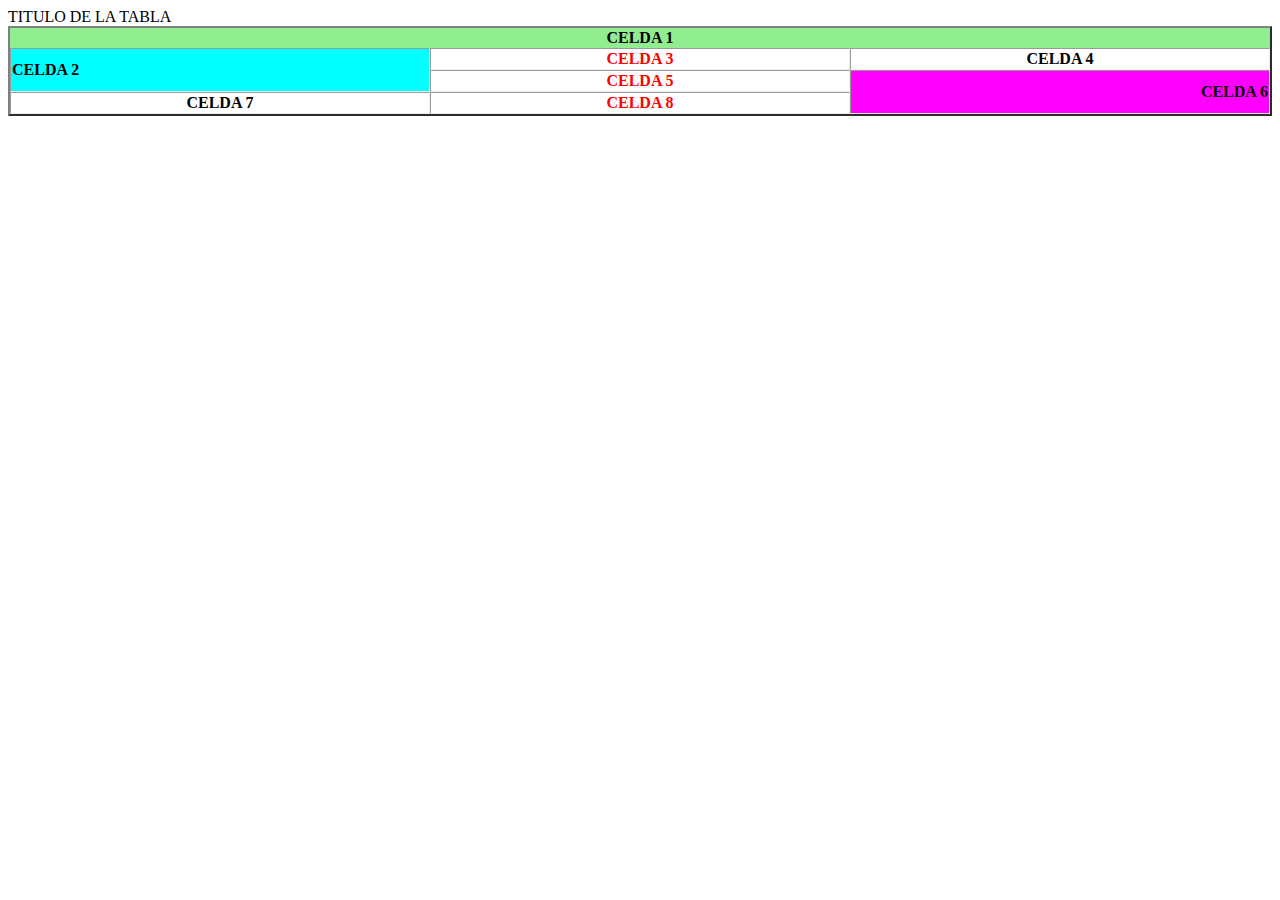
<file: E13/index.html>
<!DOCTYPE html>
<html>

<head>
    <title>Ejercicio 13</title>
    <link rel="stylesheet" href="index.css">
</head>

<body>
    <caption style="text-align: center;">TITULO DE LA TABLA</caption>
    <table>
        <thead>
            <tr>
                <th class="green" colspan="3">CELDA 1</th>
            </tr>
        </thead>
        <tbody>
            <tr>
                <td class="blue" rowspan="2">CELDA 2</td>
                <td class="red">CELDA 3</td>
                <td>CELDA 4</td>
            </tr>
            <tr>
                <td class="red">CELDA 5</td>
                <td class="pink" rowspan="2">CELDA 6</td>
            </tr>
            <tr>
                <td>CELDA 7</td>
                <td class="red">CELDA 8</td>
            </tr>
        </tbody>
    </table>
</body>

</html>
</file>
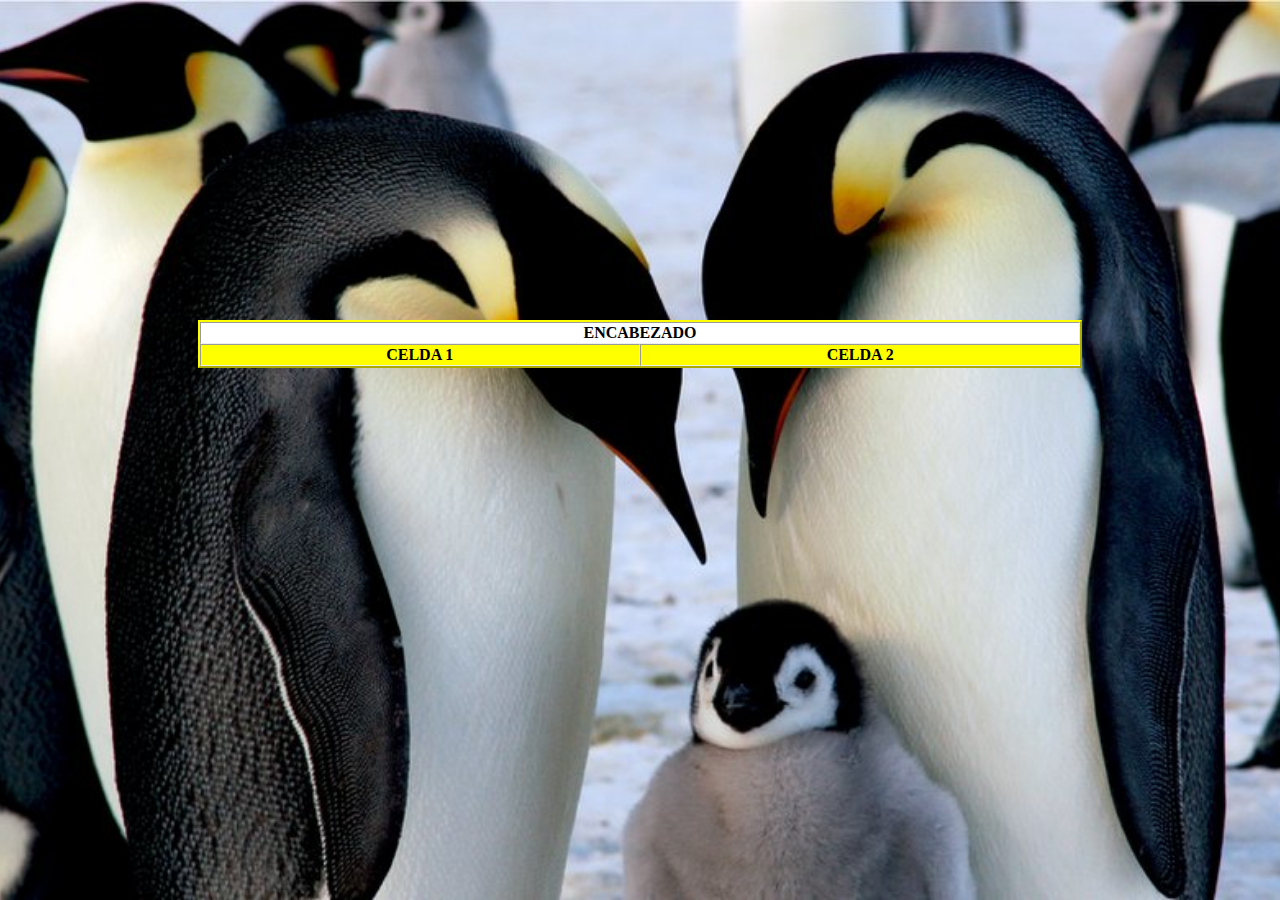
<file: E14/index.html>
<!DOCTYPE html>
<html>

<head>
    <title>Ejercicio 14</title>
    <link rel="stylesheet" href="index.css">
</head>

<body>
    <table>
        <tr>
            <td colspan="2">ENCABEZADO</td>
        </tr>
        <tr>
            <td class="yellow">CELDA 1</td>
            <td class="yellow">CELDA 2</td>
        </tr>
    </table>
</body>

</html>
</file>
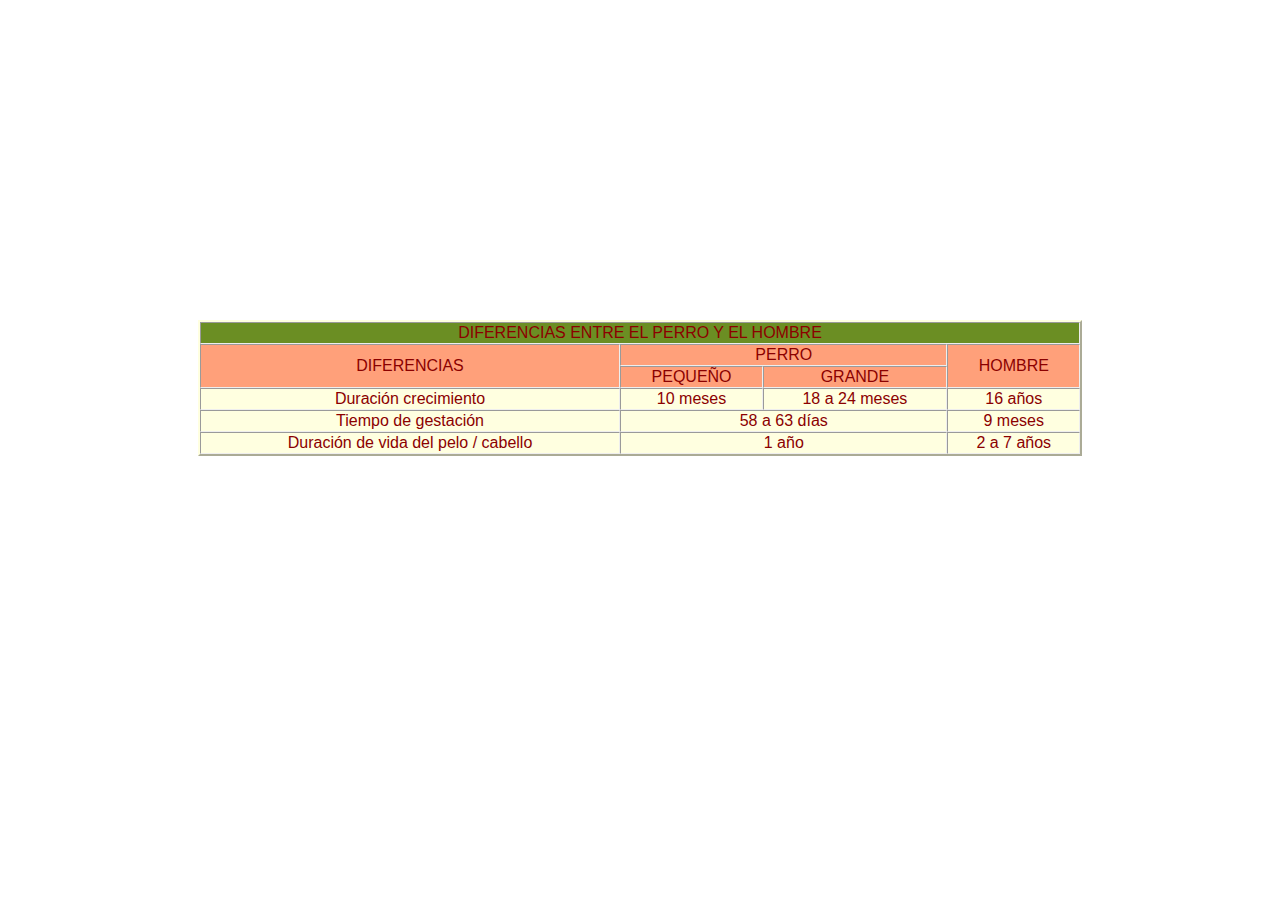
<file: E16/index.html>
<!DOCTYPE html>
<html>

<head>
    <title>Ejercicio 14</title>
    <link rel="stylesheet" href="index.css">
</head>

<body>
    <table>
        <tr>
            <td class="green" colspan="6">DIFERENCIAS ENTRE EL PERRO Y EL HOMBRE</td>
        </tr>
        <tr>
            <td class="orange" colspan="3" rowspan="2">DIFERENCIAS</td>
            <td class="orange" colspan="2">PERRO</td><td class="orange"rowspan="2">HOMBRE</td>
        </tr>
        <tr>
            <td class="orange">PEQUEÑO</td>
            <td class="orange">GRANDE</td>
        </tr>
        <tr>
            <td colspan="3">Duración crecimiento</td>
            <td>10 meses</td>
            <td>18 a 24 meses</td>
            <td>16 años</td>
        </tr>
        <tr>
            <td colspan="3">Tiempo de gestación</td>
            <td colspan="2">58 a 63 días</td>
            <td>9 meses</td>
        </tr>
        <tr>
            <td colspan="3">Duración de vida del pelo / cabello</td>
            <td colspan="2">1 año</td>
            <td>2 a 7 años</td>
        </tr>
    </table>
</body>

</html>
</file>
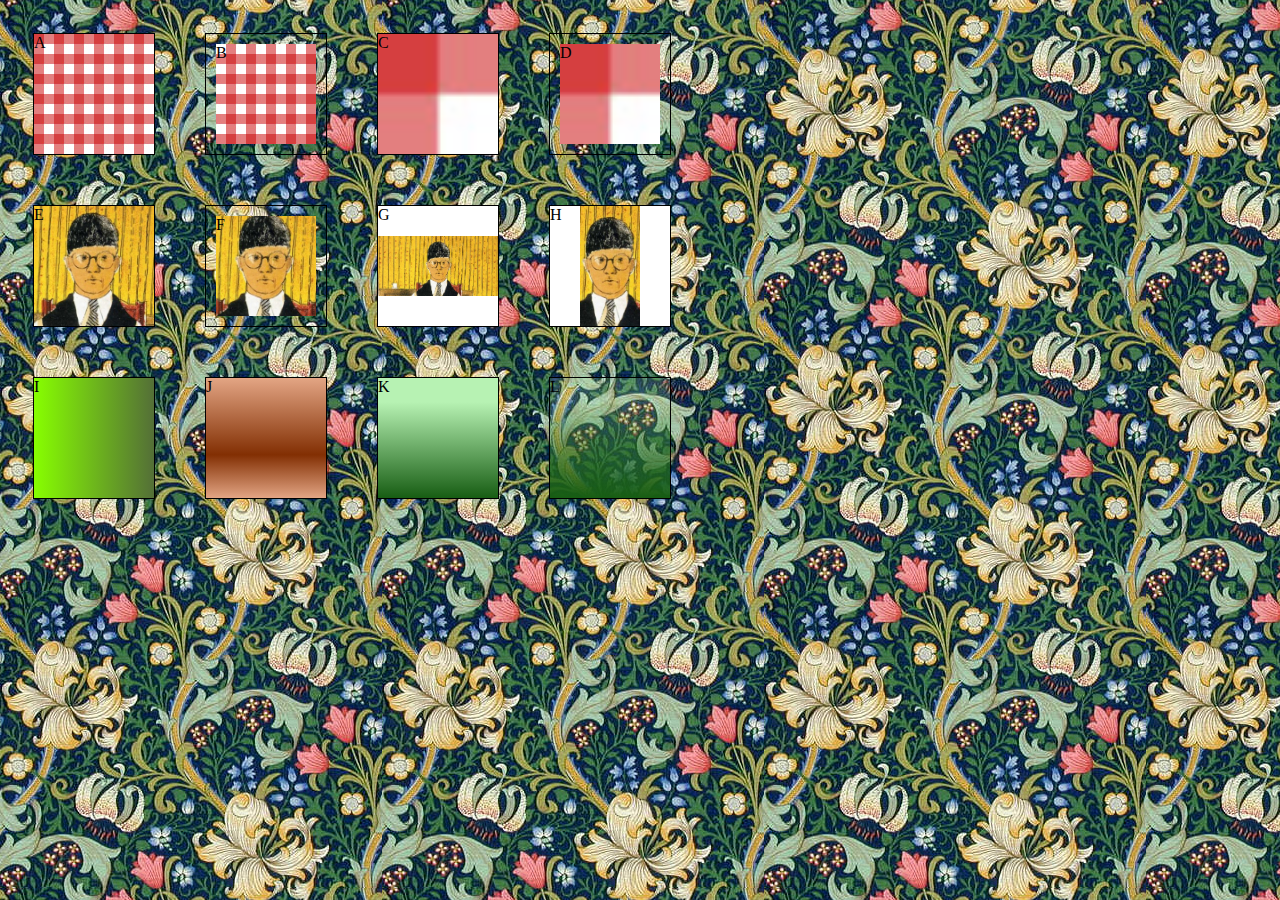
<file: E17/index.html>
<!DOCTYPE html>
<html>

<head>
    <title>Ejercicio 14</title>
    <link rel="stylesheet" href="index.css">
</head>

<body>
    <div class="row">
        <div class="square" id="a">A</div>
        <div class="square" id="b">B</div>
        <div class="square" id="c">C</div>
        <div class="square" id="d">D</div>
    </div>
    <div class="row">
        <div class="square" id="e">E</div>
        <div class="square" id="f">F</div>
        <div class="square" id="g">G</div>
        <div class="square" id="h">H</div>
    </div>
    <div class="row">
        <div class="square" id="i">I</div>
        <div class="square" id="j">J</div>
        <div class="square" id="k">K</div>
        <div class="square" id="l">L</div>
    </div>
</body>

</html>
</file>
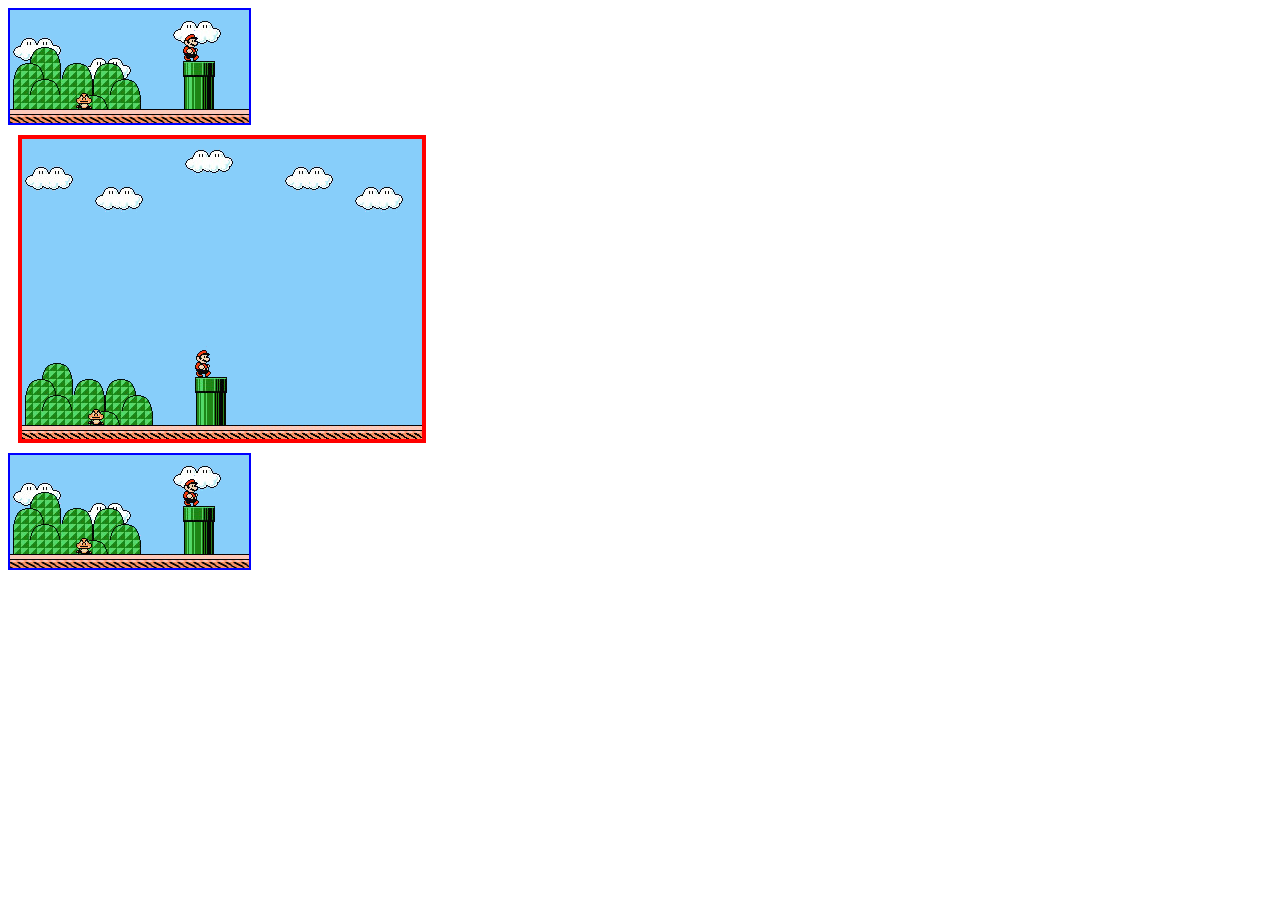
<file: E18/index.html>
<!DOCTYPE html>
<html>

<head>
    <title>Ejercicio 14</title>
    <link rel="stylesheet" href="index.css">
</head>

<body>
    <div id="anterior"></div>
    <div id="contenido"></div>
    <div id="posterior"></div>
</body>

</html>
</file>
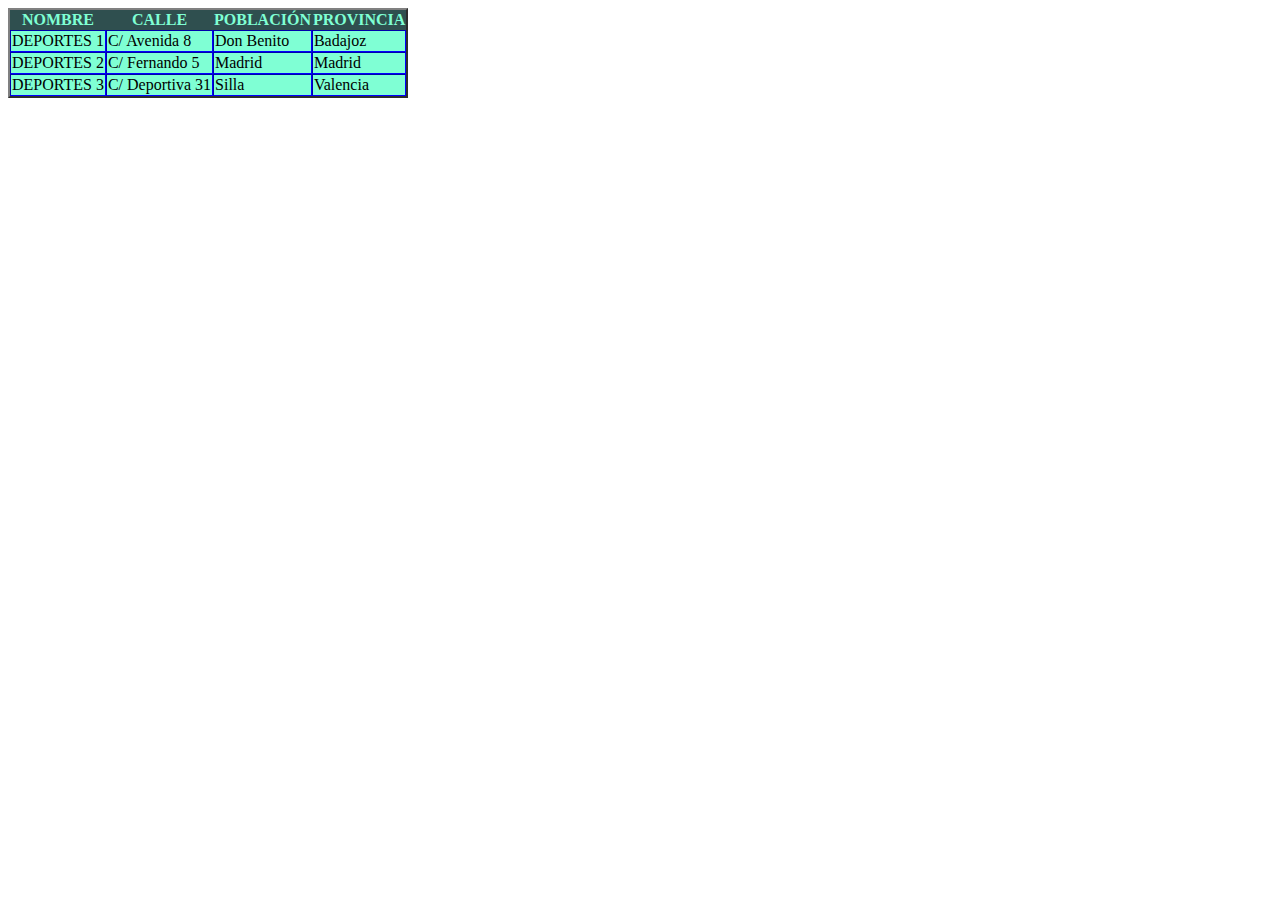
<file: E11/deportes/donde.html>
<!DOCTYPE html>
<html>

<head>
    <title>donde.html</title>
    <link rel="stylesheet" href="donde.css">
</head>

<body>
    <table>
        <thead>
            <tr>
                <th class="col-title">NOMBRE</th>
                <th class="col-title">CALLE</th>
                <th class="col-title">POBLACIÓN</th>
                <th class="col-title">PROVINCIA</th>
            </tr>
        </thead>
        <tbody>
            <tr>
                <td>DEPORTES 1</td>
                <td>C/ Avenida 8</td>
                <td>Don Benito</td>
                <td>Badajoz</td>
            </tr>
            <tr>
                <td>DEPORTES 2</td>
                <td>C/ Fernando 5</td>
                <td>Madrid</td>
                <td>Madrid</td>
            </tr>
            <tr>
                <td>DEPORTES 3</td>
                <td>C/ Deportiva 31</td>
                <td>Silla</td>
                <td>Valencia</td>
            </tr>
        </tbody>
    </table>
</body>

</html>
</file>
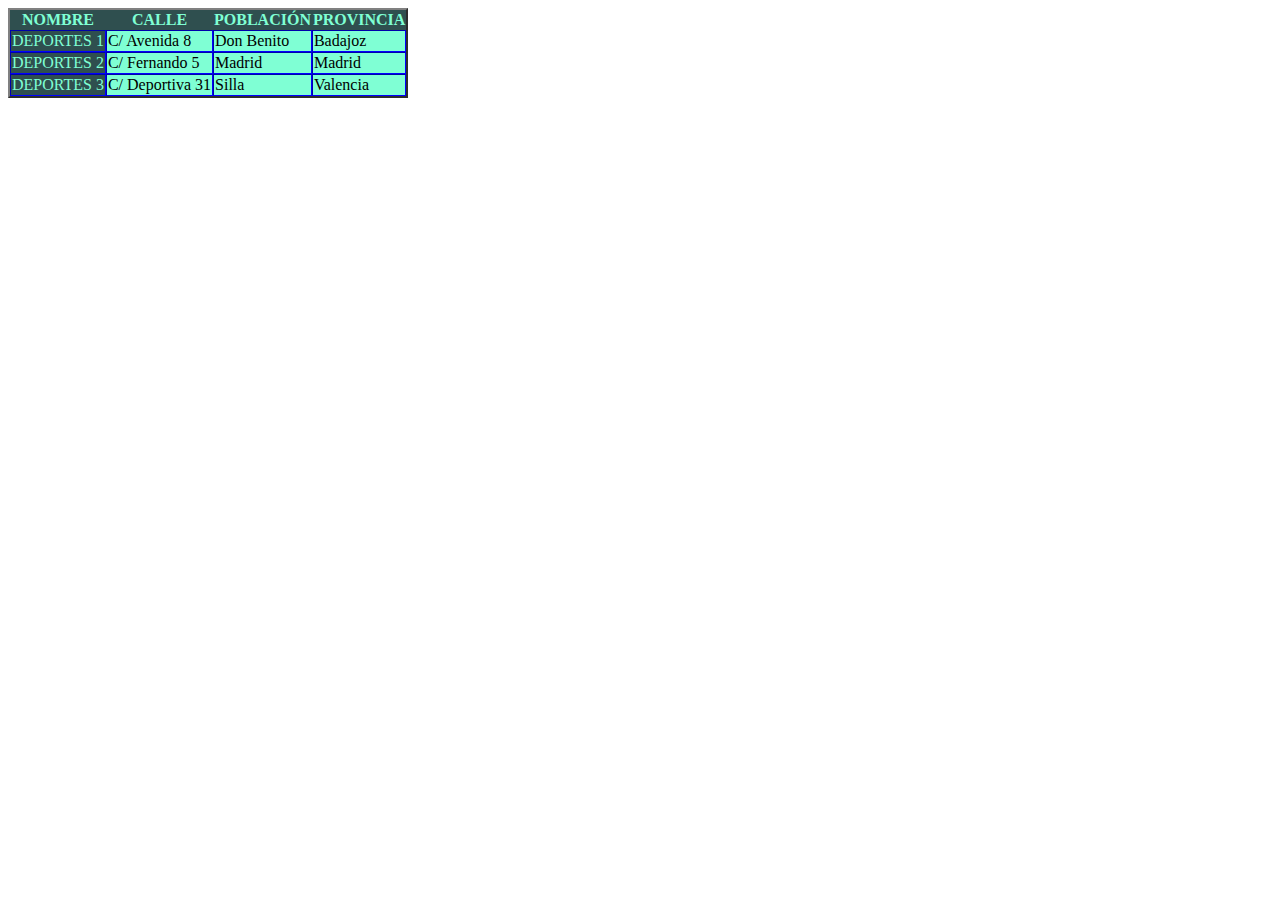
<file: E11/deportes/donde2.html>
<!DOCTYPE html>
<html>

<head>
    <title>donde.html</title>
    <link rel="stylesheet" href="donde.css">
</head>

<body>
    <table>
        <thead>
            <tr>
                <th class="col-title">NOMBRE</th>
                <th class="col-title">CALLE</th>
                <th class="col-title">POBLACIÓN</th>
                <th class="col-title">PROVINCIA</th>
            </tr>
        </thead>
        <tbody>
            <tr>
                <td class="col-title">DEPORTES 1</td>
                <td>C/ Avenida 8</td>
                <td>Don Benito</td>
                <td>Badajoz</td>
            </tr>
            <tr>
                <td class="col-title">DEPORTES 2</td>
                <td>C/ Fernando 5</td>
                <td>Madrid</td>
                <td>Madrid</td>
            </tr>
            <tr>
                <td class="col-title">DEPORTES 3</td>
                <td>C/ Deportiva 31</td>
                <td>Silla</td>
                <td>Valencia</td>
            </tr>
        </tbody>
    </table>
</body>

</html>
</file>
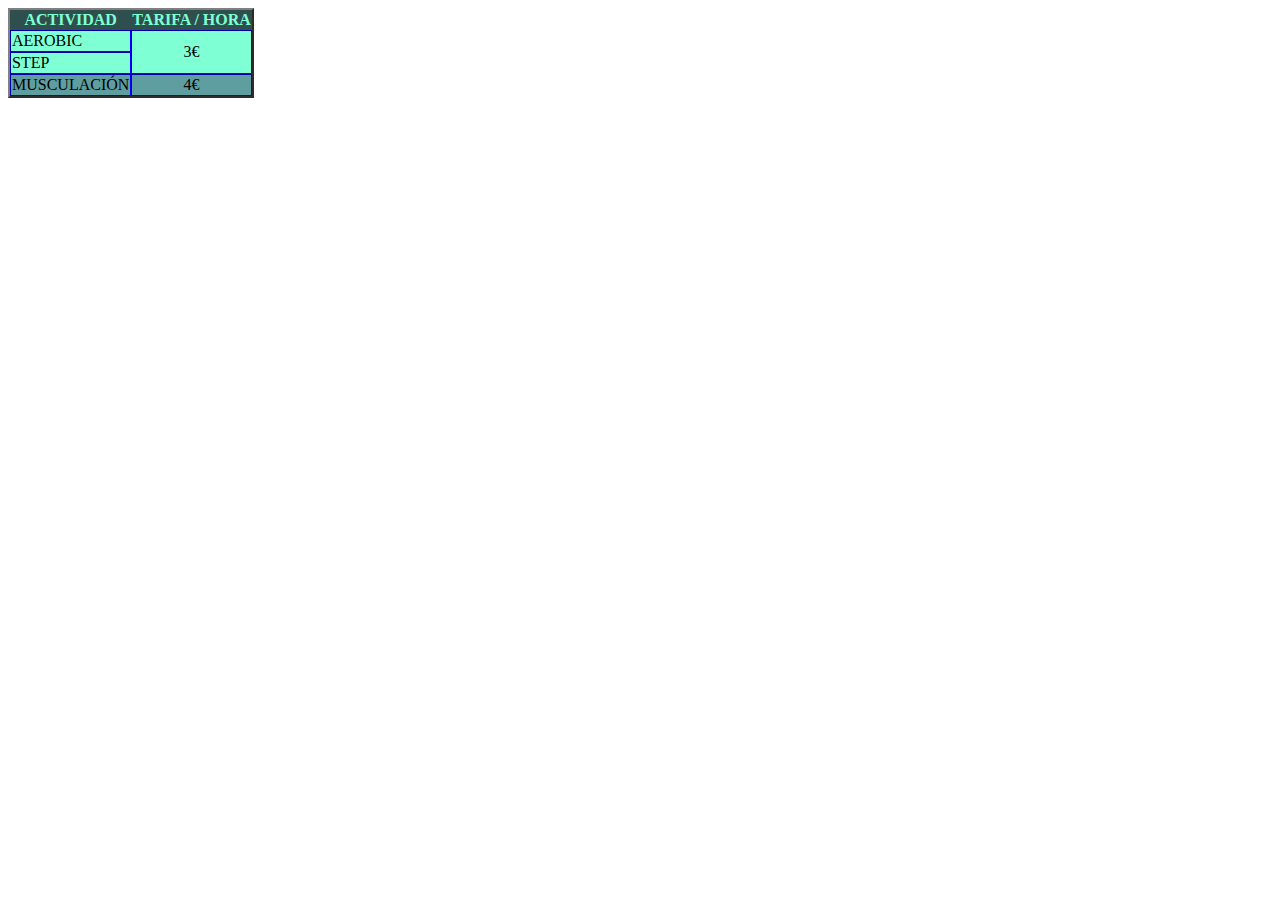
<file: E12/deportes/instalaciones.html>
<!DOCTYPE html>
<html>

<head>
    <title>instalaciones.html</title>
    <link rel="stylesheet" href="instalaciones.css">
</head>

<body>
    <table>
        <thead>
            <tr>
                <th class="col-title">ACTIVIDAD</th>
                <th class="col-title">TARIFA / HORA</th>
            </tr>
        </thead>
        <tbody>
            <tr>
                <td>AEROBIC</td>
                <td class="center" rowspan="2">3€</td>
            </tr>
            <tr>
                <td>STEP</td>
            </tr>
            <tr>
                <td class="dark">MUSCULACIÓN</td>
                <td class="center dark">4€</td>
            </tr>
        </tbody>
    </table>
</body>

</html>
</file>
<file: E13/index.css>
table {
    border: 2px outset grey;
    border-spacing: 0;
    width: 100%;
}

caption {
    display: table-caption;
    text-align: center;
  }

td {
    border: thin inset;
    text-align: center;
    font-weight: bold;
}

.blue {
    text-align: left;
    background-color: cyan;
}

.pink {
    text-align: right;
    background-color: fuchsia;
}

.green {
    background-color: lightgreen;
}

.red {
    color: red;
}
</file>
<file: E14/index.css>
body {
    background-image: url('../Recursos/pingus.jpg');
    background-repeat: no-repeat;
    background-attachment: fixed;
    background-position: center;
    background-size: cover;
}

table {
    border: 2px outset yellow;
    border-spacing: 0;
    width: 70%;

    margin: 0 auto;

    margin-top: 20em;
}

td {
    background-color: white;

    border: thin inset;
    text-align: center;
    font-weight: bold;
}

.yellow {
    background-color: yellow;
}
</file>
<file: E16/index.css>
* {
    font-family: Arial, Helvetica, sans-serif;
}

table {
    border: 2px outset lightyellow;
    border-spacing: 0;
    width: 70%;

    margin: 0 auto;

    margin-top: 20em;
}

td {
    border: thin inset;
    text-align: center;
    color: darkred;    
    background-color: lightyellow;
}

.green {
    background-color: olivedrab;
}

.orange {
    background-color: lightsalmon;
}
</file>
<file: E17/index.css>
body {
    background-image: url('../Recursos/ac.jpg');
}

.row {
    display: block;
    width: 725px;
}

.square {
    width: 120px;
    height: 120px;
    border: 1px solid black;
    margin: 25px;
    float: left;
    display: inline;
}

#a {
    background-image: url('../Recursos/back_mantel.jpg');
}

#b {
    width: 100px;
    height: 100px;
    background-image: url('../Recursos/back_mantel.jpg');
    background-clip: content-box;
    padding: 10px;
}

#c {
    background-image: url('../Recursos/back_mantel.jpg');
    background-size: 100% 100%;
}

#d {
    width: 100px;
    height: 100px;
    background-image: url('../Recursos/back_mantel.jpg');
    background-size: 100% 100%;
    background-clip: content-box;
    padding: 10px;
}

#e {
    background-image: url('../Recursos/dh.jpg');
    background-size: 100% 100%;
}

#f {
    background-image: url('../Recursos/dh.jpg');
    background-size: 100% 100%;
    background-clip: content-box;
    padding: 10px;
    width: 100px;
    height: 100px;
    background-color: white;
}

#g {
    background-color: white;
    background-image: url('../Recursos/dh_2.jpg');
    background-repeat: no-repeat;
    background-size: 100% 50%;
    background-position: center center;
}

#h {
    background-color: white;
    background-image: url('../Recursos/dh_3.jpg');
    background-repeat: no-repeat;
    background-size: 50% 100%;
    background-position: center center;
}

#i {
    background: rgb(135, 255, 0);
    background: linear-gradient(90deg, rgba(135, 255, 0, 1) 0%, rgba(84, 111, 55, 1) 100%, rgba(135, 255, 0, 1) 100%);
}

#j {
    background: rgb(227, 165, 132);
    background: linear-gradient(0deg, rgba(227, 165, 132, 1) 0%, rgba(130, 47, 3, 1) 36%, rgba(227, 165, 132, 1) 100%);
}

#k {
    background: rgb(23, 93, 19);
    background: linear-gradient(0deg, rgba(23, 93, 19, 1) 0%, rgba(183, 242, 179, 1) 80%);
}

#l {
    background: rgb(23, 93, 19);
    background: linear-gradient(0deg, rgba(23, 93, 19, 1) 0%, rgba(183, 242, 179, 0.19212962962962965) 80%);
}
</file>
<file: E18/index.css>
#anterior {
    width: 239px;
    height: 113px;
    border: 2px solid blue;
    
    background: url('../Recursos/f01.png') repeat-x bottom, url('../Recursos/f02.png'), url('../Recursos/f03.png') repeat-x, lightskyblue;
    margin-bottom: 10px;
}


#contenido {
    width: 400px;
    height: 300px;
    border: 4px solid red;
    background: url('../Recursos/f01.png') repeat-x bottom, url('../Recursos/f02.png') no-repeat left bottom, url('../Recursos/f03.png') repeat-x, lightskyblue;
    margin-left: 10px;
    margin-bottom: 10px;
}

#posterior {
    width: 239px;
    height: 113px;
    border: 2px solid blue;
    
    background: url('../Recursos/f01.png') repeat-x bottom, url('../Recursos/f02.png'), url('../Recursos/f03.png') repeat-x, lightskyblue;
}
</file>
<file: E11/deportes/donde.css>
table {
    border: 2px outset grey;
    border-spacing: 0;
}

td {
    border: thin inset blue;
    background-color: aquamarine;
}

.col-title {
    background-color: darkslategray;
    color: aquamarine;
    text-align: center;
}
</file>
<file: E12/deportes/instalaciones.css>
table {
    border: 2px outset grey;
    border-spacing: 0;
}

caption {
    display: table-caption;
    text-align: center;
}

td {
    border: thin inset blue;
    background-color: aquamarine;
}

.col-title {
    background-color: darkslategray;
    color: aquamarine;
    text-align: center;
}

.center {
    text-align: center;
}

.dark {
    background-color: cadetblue;
}
</file>
